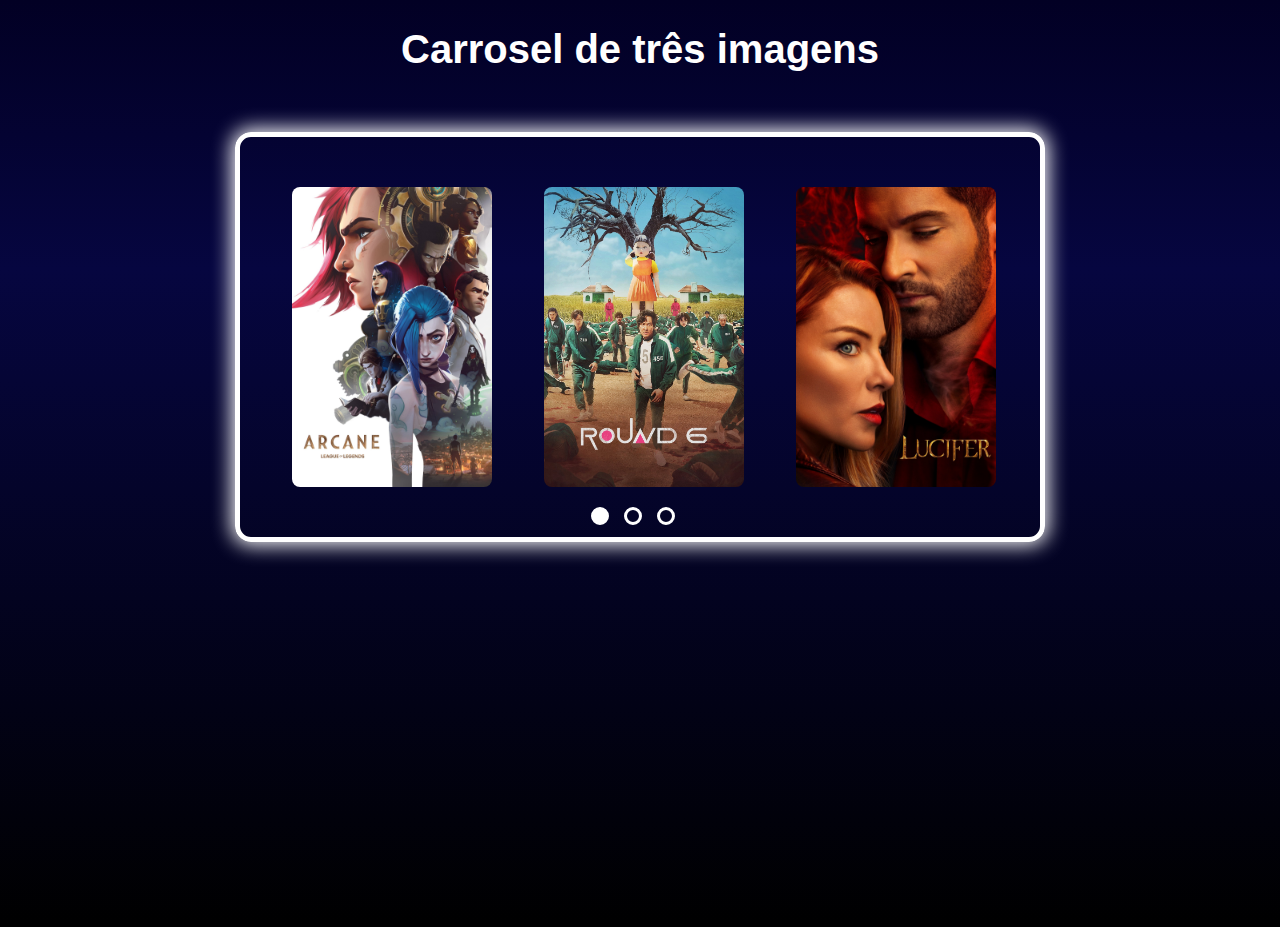
<file: projetos/Carrosel-de-3-itens/index.html>
<!DOCTYPE html>
<html lang="pt-BR">
<head>
    <meta charset="UTF-8">
    <meta http-equiv="X-UA-Compatible" content="IE=edge">
    <meta name="viewport" content="width=device-width, initial-scale=1.0">
    <title>Carrosel</title>
    <link rel="stylesheet" href="style/style.css">
    <link rel="stylesheet" href="https://use.fontawesome.com/releases/v5.15.4/css/all.css" integrity="sha384-DyZ88mC6Up2uqS4h/KRgHuoeGwBcD4Ng9SiP4dIRy0EXTlnuz47vAwmeGwVChigm" crossorigin="anonymous">
</head>
<body>

    <h1>Carrosel de três imagens</h1>
    <div class="botoes">
        <i class="fas fa-chevron-left" id="btn-esquerda" onclick="voltar()"></i>
        <i class="fas fa-chevron-right" id="btn-direita" onclick="avancar()"></i>
    </div>
    <section id="container">
        <div class="slides">
            <img src="imagens/img1.jpg" alt="" class="image">
            <img src="imagens/img2.jpg" alt="" class="image">
            <img src="imagens/img3.jpg" alt="" class="image">
            <img src="imagens/img4.jpg" alt="" class="image">
            <img src="imagens/img5.jpg" alt="" class="image">
            <img src="imagens/img6.jpg" alt="" class="image">
            <img src="imagens/img7.jpg" alt="" class="image">
            <img src="imagens/img8.jpg" alt="" class="image">
            <img src="imagens/img9.jpg" alt="" class="image">
        </div>
        <div class="balls">
            <div id="1" onclick="bolinha1()"></div>
            <div id="2" onclick="bolinha2()"></div>
            <div id="3" onclick="bolinha3()"></div>
        </div>
    </section>

    <script src="js/carrosel.js"></script>
</body>
</html>
</file>
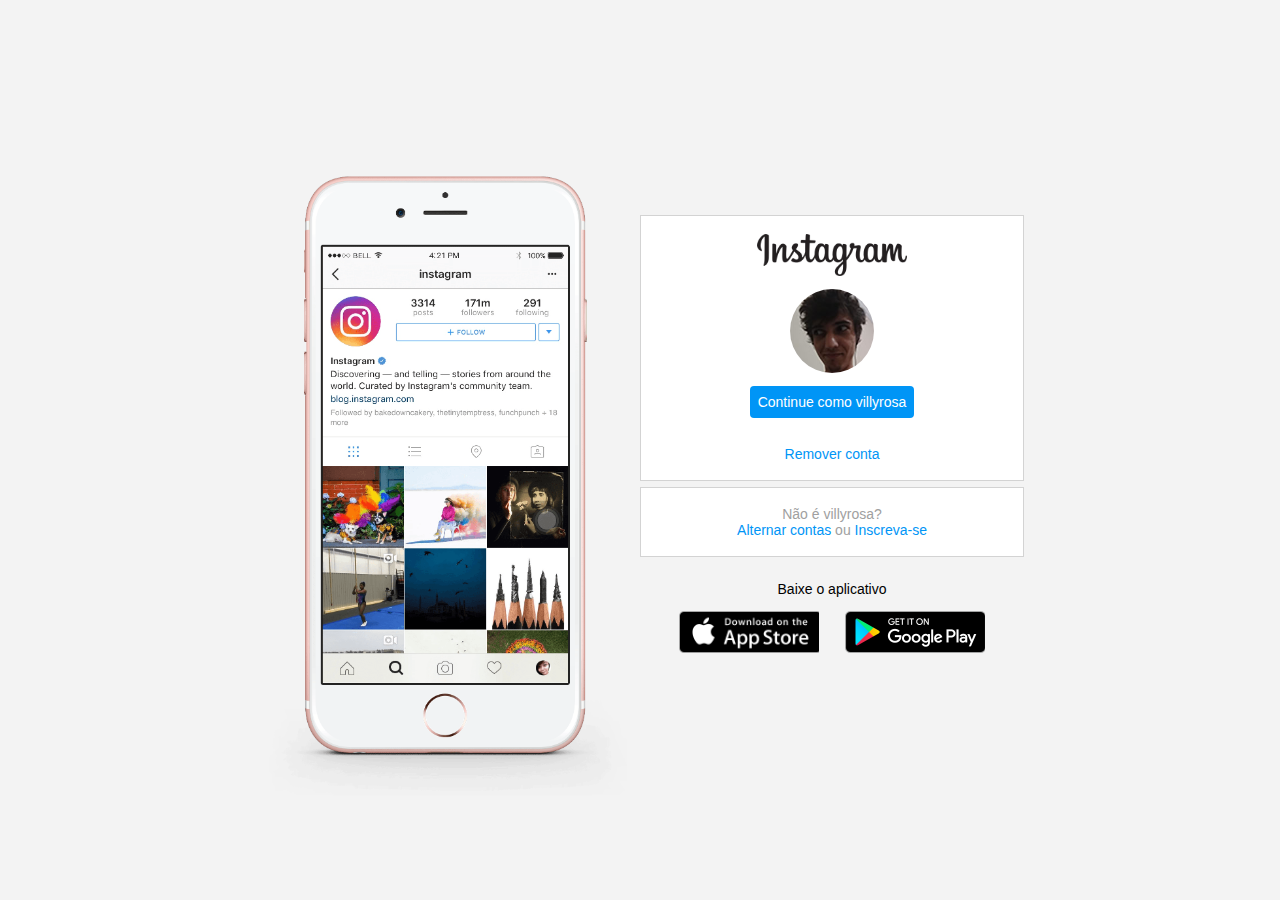
<file: projetos/instagram/index.html>
<!DOCTYPE html>
<html lang="pt-br">
<head>
	<meta charset="utf-8">
	<meta name="viewport" content="width=device-width, initial-scale=1.0">
	<title>Instagram</title>
	<link rel="stylesheet" type="text/css" href="css/style.css">
</head>
<body>

	<div class="instagram-wrapper">
		<div class="instagram-phone">
			<img src="img/instagram-celular.png" alt="celular">
		</div>
		<div class="instagram-continue">
			<div class="group">
				<img src="img/instagram-logo.png" class="instagram-logo" alt="instagram logo">
				<div class="profile-photo">
					<img src="img/perfil-instagram.jpg" alt="foto do perfil">
				</div>
				<a href="#" class="instagram-login">Continue como villyrosa</a>
				<a href="#" class="instagram-logout">Remover conta</a>
			</div>
			<div class="group">
				<p class="not-account">Não é villyrosa?</p>
				<p class="not-account">
					<span class="link-blue">Alternar contas</span>
					ou
					<span class="link-blue">Inscreva-se</span>
				</p>
			</div>
			<div class="get-the-app">
				<p class="get-app">Baixe o aplicativo</p>
				<div class="dowload">
					<a href="#" class="app-dowload"></a>
					<a href="#" class="app-dowload"></a>
				</div>
			</div>
		</div>
	</div>

</body>
</html>
</file>
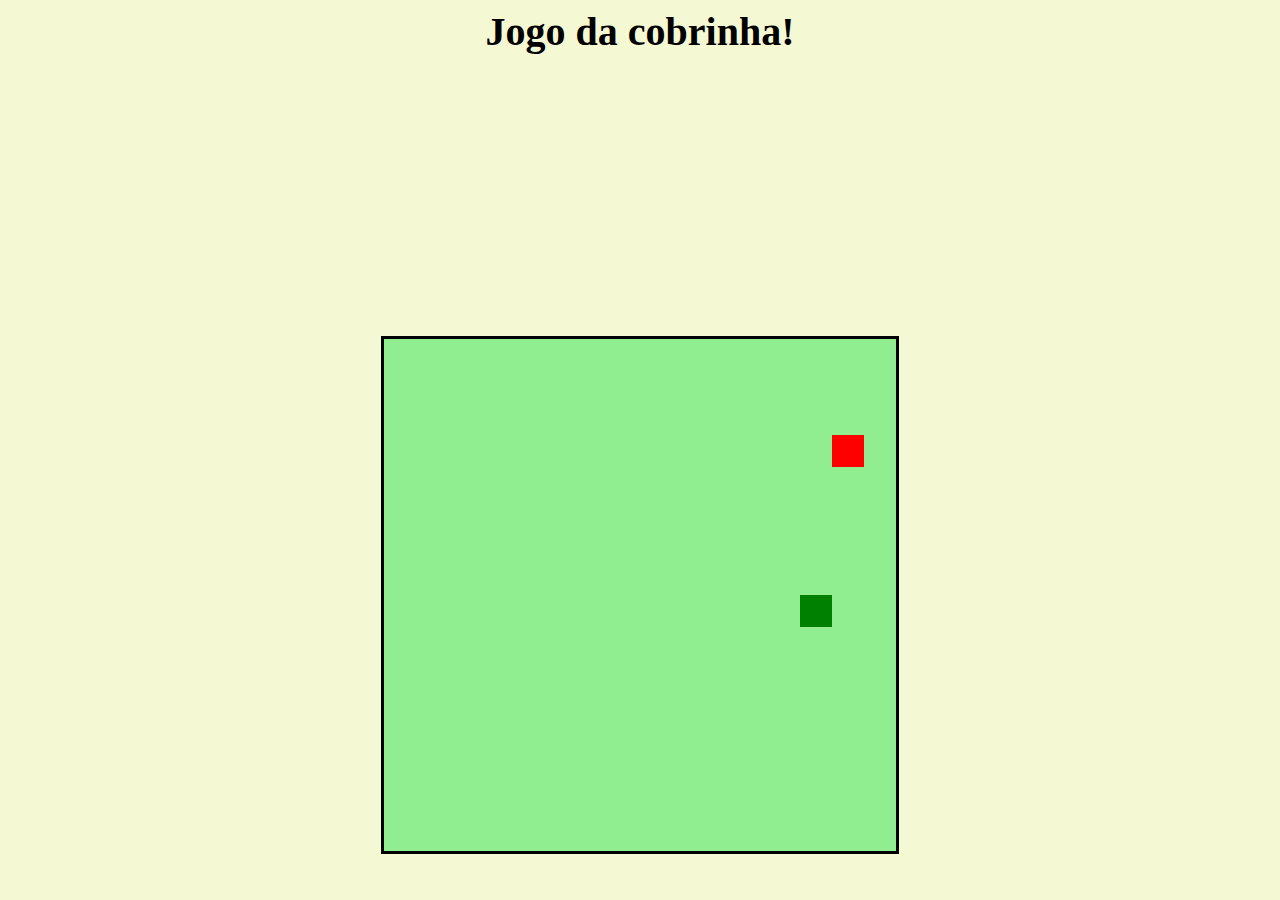
<file: projetos/Jogo-da-cobrinha/index.html>
<!DOCTYPE html>
<html lang="pt-br">
<head>
	<meta charset="utf-8">
	<meta name="viewport" content="width=device-width, initial-scale=1.0">
	<meta http-equiv="X-UA-Compatible" content="ie=edge">
	<link rel="stylesheet" type="text/css" href="css/style.css">
	<script defer src="js/script.js"></script>
	<title>Jogo da cobrinha</title>
</head>
<body>

	<h1>Jogo da cobrinha!</h1>

	<canvas id="snake" width="512" height="512"></canvas>

</body>
</html>
</file>
<file: projetos/Carrosel-de-3-itens/style/style.css>
body{
    padding: 0;
    margin: 0;
    background: rgb(2,0,36);
    background: linear-gradient(180deg, rgba(2,0,36,1) 0%, rgba(6,6,64,1) 29%, rgba(0,0,0,1) 100%);
    height: 100vh;
    text-align: center;
    font: normal 15pt Arial;
    color: white;
}

.botoes{
    position: relative;
    cursor: pointer;
    font-size: 30px;
    transition: all 0.5s;
}

#btn-esquerda{
    float: left;
    margin-left: 180px;
    margin-top: 230px;
}

#btn-direita{   
    float: right;
    margin-right: 180px;
    margin-top: 230px;
}

section{
    width: 800px;
    height: 400px;
    margin-left: auto;
    margin-right: auto;
    margin-top: 60px;
    border-radius: 16px;
    border: 5.5px solid white;
    box-shadow: 0px 0px 20px 3px white;
    overflow: hidden;
}

.slides{
    width: 800px;
    height: 400px;
    display: flex;
    align-items: stretch;
    /* margin-left: -1524px; */
    transition: all 2s;
}

img{
    width: 300px;
    height: 300px;
    display: block;
    margin-left: 52px;
    margin-top: 50px;
    border-radius: 8px;
}

.balls {
    position: absolute;
    width: 800px;
    display: flex;
    justify-content: center;
    margin-top: -30px;
    display: flex;
    align-items: stretch;
}

.balls div {
    transition: all 0.5s;
    border: 3px solid white;
    padding: 6px;
    border-radius: 50%;
    margin-right: 15px;
    cursor: pointer;
}

.slideAtual{
    background-color: white;
    
}
</file>
<file: projetos/instagram/css/style.css>
*{
	padding: 0;
	margin: 0;
	box-sizing: border-box;
	text-decoration: none;
	font-family: sans-serif;
	font-size: 14px;
}

body{
	width: 100%;
	min-height: 100vh;
	background-color: #f3f3f3; 
	margin: 0;
	padding: 0;
	display: flex;
	justify-content: center;
}

.instagram-wrapper{
	display: flex;
	align-items: center;
	justify-content: start;
	width: 60%;
	height: 100vh;
}

.instagram-phone{
	display: flex;
	align-items: center;
	justify-content: center;
	width: 50%;
}

.instagram-phone img{
	height: 50rem;
}

.instagram-continue{
	display: flex;
	align-items: center; /* Horizontal */
	justify-content: space-around; /* Vertical */
	flex-direction: column;
	width: 50%;
	min-height: 34rem;
}

.group{
	display: flex;
	justify-content: space-between;
	align-items: center;
	flex-direction: column;
	background-color: #ffffff;
	width: 100%;
	padding: 1.3rem 0;
	border: 1px solid lightgray; 
}

.group:nth-child(1) {
	min-height: 19rem;
}

.instagram-logo{
	height: 3rem;
}

.profile-photo{
	display: flex;
	justify-content: center;
	align-items: center;
	border-radius: 50%;
	overflow: hidden;
}

.profile-photo img{
	height: 6rem;
}

.instagram-login{
	background-color: #0095f6;
	color: white;
	padding: 8px;
	border-radius: 4px;
}

.instagram-logout{
	color: #0095f6;
	margin-top: 1rem;
}

.not-account{
	color: rgb(160, 160, 160);
}

.link-blue{
	color: #0095f6;
}

.get-the-app{
	display: flex;
	flex-direction: column;
	align-items: center;
	justify-content: center;
	width: 100%;
	padding: 1.3rem 0;
}

.dowload{
	display: flex;
	width: 100%;
	justify-content: space-evenly;	
	align-items: center;	
	padding: 1rem;
}

.app-dowload{
	width: 10rem;
	height: 3rem;
	background-size: cover;
}

.app-dowload:nth-child(1){
	background-image: url('../img/apple-button.png');
}

.app-dowload:nth-child(2){
	background-image: url('../img/googleplay-button.png');
}

/* media queries */

@media (max-width: 1024px){
	.instagram-wrapper{
		width: 90%;
	}
}

@media (max-width: 650px){
	body{
		background: white;
	}

	.instagram-wrapper{
		width: 90%;
	}

	.instagram-phone{
		display: none;
	}

	.instagram-continue{
		width: 100%;
	}

	.group{
		border: 1px solid transparent;
	}
}
</file>
<file: projetos/Jogo-da-cobrinha/css/style.css>
body{
	font-family: 'RocknRoll One';
	font-size: 20px;
	text-align: center;
	background-color: #F4F9D4;
	height: 94vh;
	width: 95;
	display: flex;
	justify-content: space-between;
	align-items: center;
	flex-direction: column;
}

h1{
	margin: 0;
}

#snake{
	border: 3px solid black;
	margin-top: 0;
}
</file>
